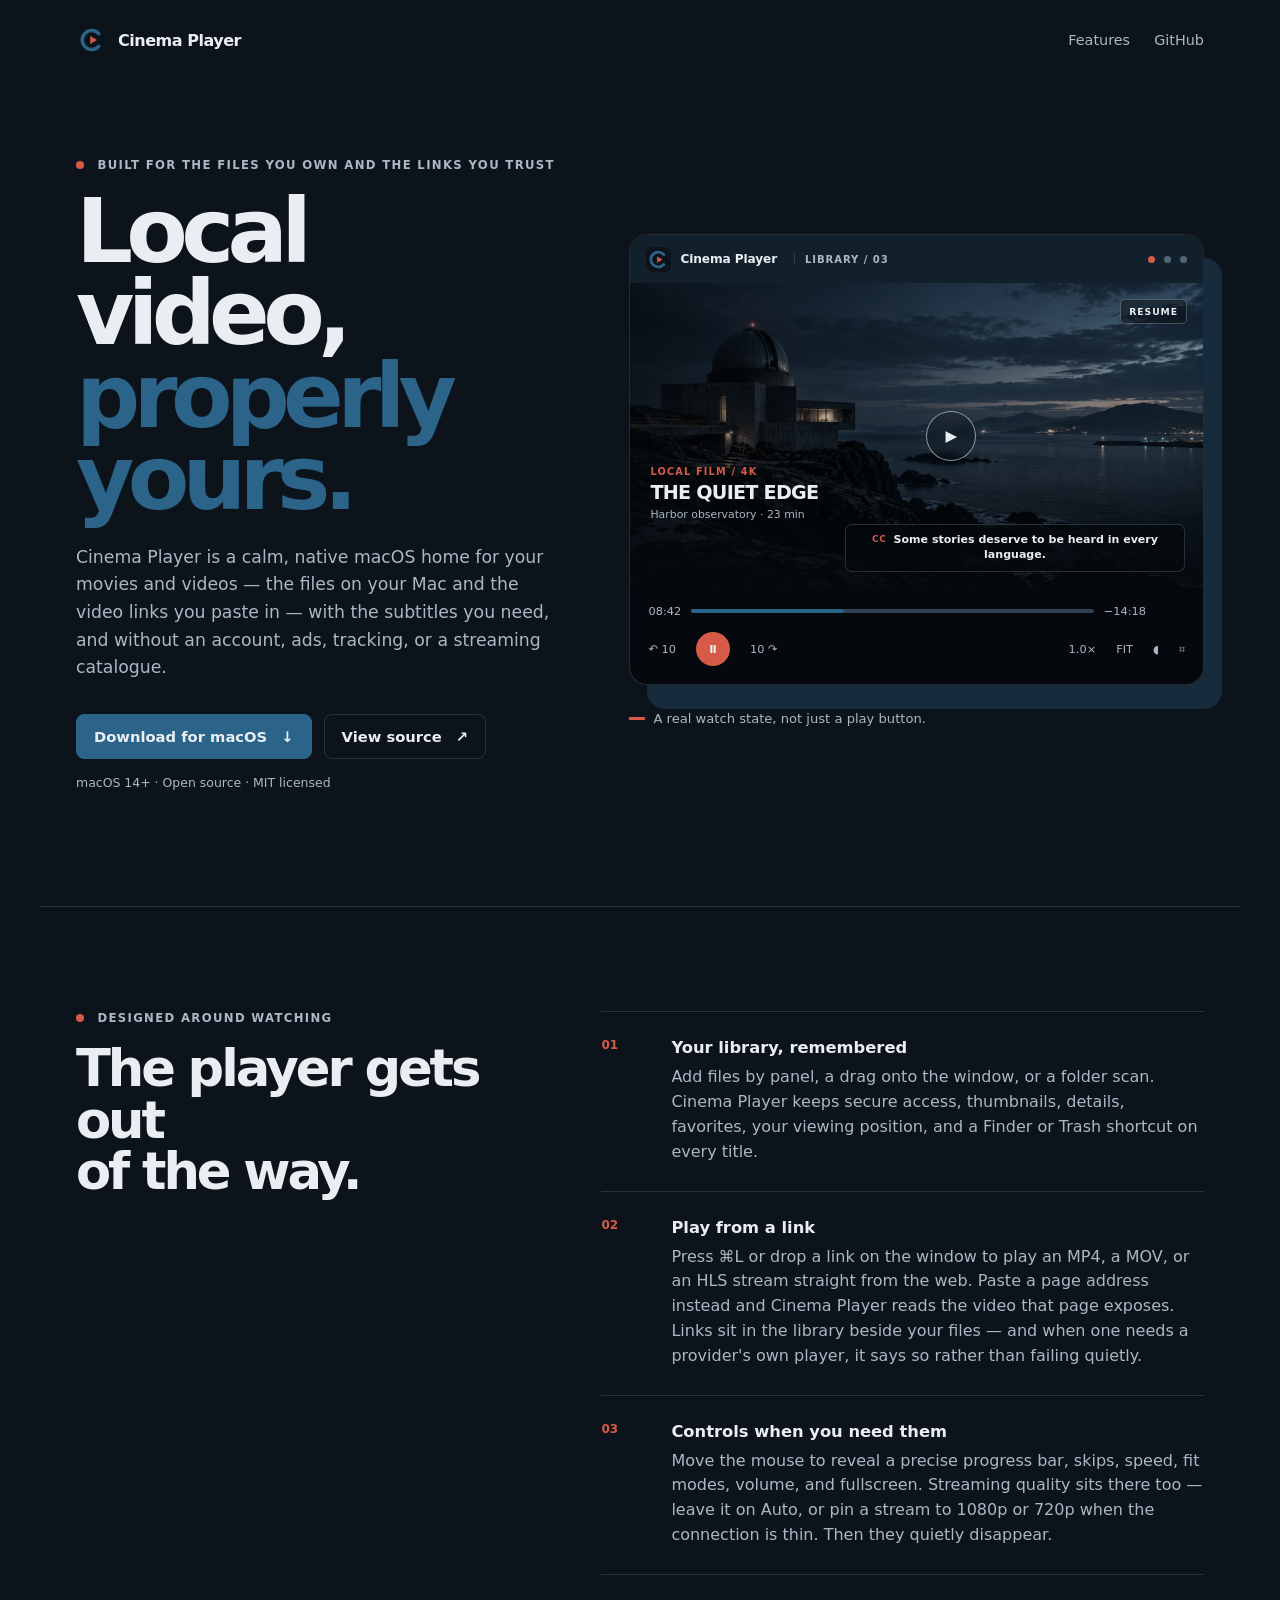
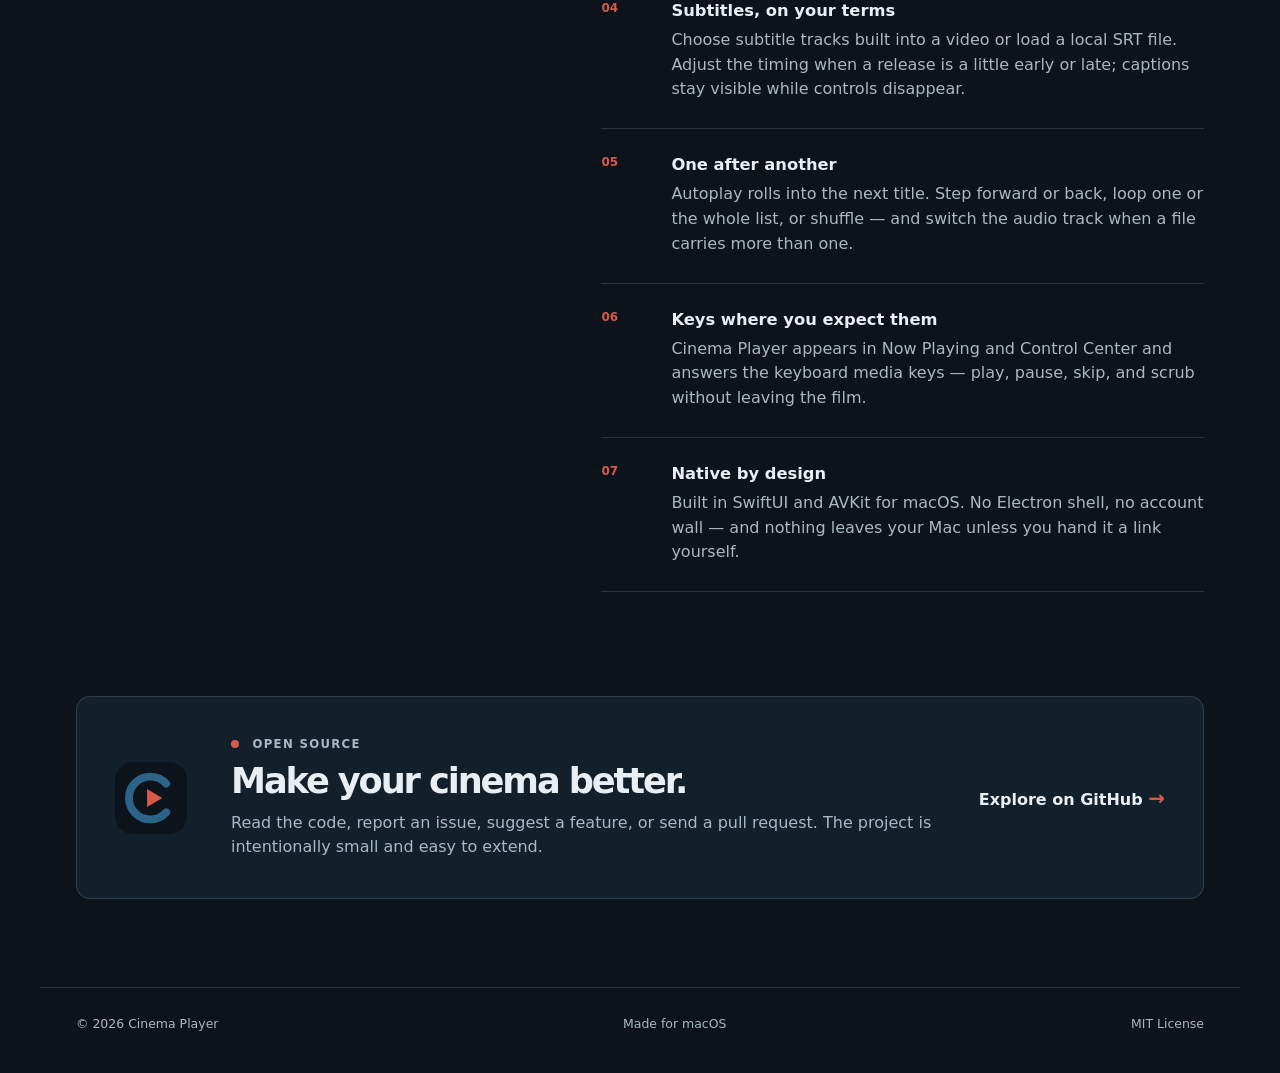
<file: index.html>
<!doctype html>
<html lang="en">
  <head>
    <meta charset="utf-8">
    <meta name="viewport" content="width=device-width, initial-scale=1">
    <meta name="description" content="Cinema Player is a private, open-source macOS video player for the files on your Mac and direct video links you paste, with SRT and embedded subtitle support.">
    <title>Cinema Player — local video, properly yours</title>
    <link rel="icon" href="assets/cinema-player-mark.svg" type="image/svg+xml">
    <link rel="stylesheet" href="styles.css">
  </head>
  <body>
    <header class="site-header">
      <a class="brand" href="#top" aria-label="Cinema Player home">
        <img src="assets/cinema-player-mark.svg" alt="">
        <span>Cinema Player</span>
      </a>
      <nav aria-label="Main navigation">
        <a href="#features">Features</a>
        <a href="https://github.com/hessennasser/cinema-player">GitHub</a>
      </nav>
    </header>

    <main id="top">
      <section class="hero" aria-labelledby="hero-heading">
        <div class="hero-copy">
          <p class="eyebrow"><span></span> Built for the files you own and the links you trust</p>
          <h1>Local video,<br><em>properly yours.</em></h1>
          <p class="lede">Cinema Player is a calm, native macOS home for your movies and videos — the files on your Mac and the video links you paste in — with the subtitles you need, and without an account, ads, tracking, or a streaming catalogue.</p>
          <div class="actions">
            <a class="button primary" href="https://github.com/hessennasser/cinema-player/releases/latest/download/Cinema-Player-macOS.zip">Download for macOS <span aria-hidden="true">↓</span></a>
            <a class="button secondary" href="https://github.com/hessennasser/cinema-player">View source <span aria-hidden="true">↗</span></a>
          </div>
          <p class="fine-print">macOS 14+ · Open source · MIT licensed</p>
        </div>

        <div class="stage-wrap" aria-label="Cinema Player interface preview">
          <div class="stage">
            <div class="stage-top">
              <img src="assets/cinema-player-mark.svg" alt="">
              <strong>Cinema Player</strong>
              <span class="stage-crumb">Library / 03</span>
              <span class="dot red"></span><span class="dot"></span><span class="dot"></span>
            </div>
            <div class="movie-frame">
              <img src="assets/harbor-observatory-hero.png" alt="A fictional observatory by the sea at blue hour">
              <div class="frame-vignette"></div>
              <div class="frame-copy"><span>LOCAL FILM / 4K</span><strong>The quiet edge</strong><small>Harbor observatory · 23 min</small></div>
              <p class="subtitle-preview"><span>CC</span>Some stories deserve to be heard in every language.</p>
              <div class="play-mark" aria-hidden="true">▶</div>
              <div class="frame-chip">RESUME</div>
            </div>
            <div class="stage-controls">
              <span>08:42</span><div class="progress"><i></i></div><span>−14:18</span>
              <div class="control-line"><span>↶ 10</span><b>Ⅱ</b><span>10 ↷</span><i class="spacer"></i><span>1.0×</span><span>FIT</span><span>◖</span><span>⌗</span></div>
            </div>
          </div>
          <div class="caption"><span class="caption-mark"></span> A real watch state, not just a play button.</div>
        </div>
      </section>

      <section class="principles" id="features" aria-labelledby="features-heading">
        <div>
          <p class="eyebrow"><span></span> Designed around watching</p>
          <h2 id="features-heading">The player gets out<br>of the way.</h2>
        </div>
        <div class="feature-list">
          <article>
            <span>01</span>
            <div><h3>Your library, remembered</h3><p>Add files by panel, a drag onto the window, or a folder scan. Cinema Player keeps secure access, thumbnails, details, favorites, your viewing position, and a Finder or Trash shortcut on every title.</p></div>
          </article>
          <article>
            <span>02</span>
            <div><h3>Play from a link</h3><p>Press ⌘L or drop a link on the window to play an MP4, a MOV, or an HLS stream straight from the web. Paste a page address instead and Cinema Player reads the video that page exposes. Links sit in the library beside your files — and when one needs a provider's own player, it says so rather than failing quietly.</p></div>
          </article>
          <article>
            <span>03</span>
            <div><h3>Controls when you need them</h3><p>Move the mouse to reveal a precise progress bar, skips, speed, fit modes, volume, and fullscreen. Streaming quality sits there too — leave it on Auto, or pin a stream to 1080p or 720p when the connection is thin. Then they quietly disappear.</p></div>
          </article>
          <article>
            <span>04</span>
            <div><h3>Subtitles, on your terms</h3><p>Choose subtitle tracks built into a video or load a local SRT file. Adjust the timing when a release is a little early or late; captions stay visible while controls disappear.</p></div>
          </article>
          <article>
            <span>05</span>
            <div><h3>One after another</h3><p>Autoplay rolls into the next title. Step forward or back, loop one or the whole list, or shuffle — and switch the audio track when a file carries more than one.</p></div>
          </article>
          <article>
            <span>06</span>
            <div><h3>Keys where you expect them</h3><p>Cinema Player appears in Now Playing and Control Center and answers the keyboard media keys — play, pause, skip, and scrub without leaving the film.</p></div>
          </article>
          <article>
            <span>07</span>
            <div><h3>Native by design</h3><p>Built in SwiftUI and AVKit for macOS. No Electron shell, no account wall — and nothing leaves your Mac unless you hand it a link yourself.</p></div>
          </article>
        </div>
      </section>

      <section class="open-source">
        <img src="assets/cinema-player-mark.svg" alt="" width="72" height="72">
        <div><p class="eyebrow"><span></span> Open source</p><h2>Make your cinema better.</h2><p>Read the code, report an issue, suggest a feature, or send a pull request. The project is intentionally small and easy to extend.</p></div>
        <a class="text-link" href="https://github.com/hessennasser/cinema-player">Explore on GitHub <span>→</span></a>
      </section>
    </main>

    <footer>
      <span>© 2026 Cinema Player</span>
      <span>Made for macOS</span>
      <a href="https://github.com/hessennasser/cinema-player/blob/main/LICENSE">MIT License</a>
    </footer>
  </body>
</html>
</file>
<file: styles.css>
:root {
  --ink: #0c131a;
  --surface: #12202c;
  --harbor-deep: #162b3b;
  --blue: #2c6389;
  --red: #d65a48;
  --paper: #e9eef2;
  --mist: #aab8c5;
  --line: rgba(233, 238, 242, .14);
}

* { box-sizing: border-box; }
html { scroll-behavior: smooth; }
body { margin: 0; color: var(--paper); background: var(--ink); font-family: Inter, ui-sans-serif, system-ui, -apple-system, BlinkMacSystemFont, "Segoe UI", sans-serif; }
a { color: inherit; text-decoration: none; }

.site-header, main, footer { max-width: 1200px; margin: 0 auto; }
.site-header { display: flex; justify-content: space-between; align-items: center; padding: 24px 36px; }
.brand { display: inline-flex; align-items: center; gap: 10px; font-weight: 720; letter-spacing: -.03em; }
.brand img { width: 32px; height: 32px; }
nav { display: flex; gap: 24px; color: var(--mist); font-size: .9rem; }
nav a:hover, .text-link:hover { color: var(--paper); }

.hero { min-height: 650px; display: grid; grid-template-columns: .92fr 1.08fr; align-items: center; gap: 64px; padding: 78px 36px 104px; }
.eyebrow { margin: 0 0 18px; color: var(--mist); font-size: .73rem; font-weight: 760; letter-spacing: .115em; text-transform: uppercase; }
.eyebrow span { display: inline-block; width: 8px; height: 8px; margin-right: 8px; background: var(--red); border-radius: 50%; }
h1, h2, h3, p { margin-top: 0; }
h1 { max-width: 540px; margin-bottom: 24px; font-size: clamp(3.2rem, 7vw, 6.7rem); line-height: .92; letter-spacing: -.075em; font-weight: 760; }
h1 em { color: var(--blue); font-style: normal; }
.lede { max-width: 480px; color: var(--mist); font-size: 1.08rem; line-height: 1.6; }
.actions { display: flex; flex-wrap: wrap; gap: 12px; margin: 32px 0 16px; }
.button { display: inline-flex; align-items: center; gap: 14px; border: 1px solid var(--line); border-radius: 8px; padding: 13px 17px; font-size: .92rem; font-weight: 680; transition: background .2s, border-color .2s, transform .2s; }
.button:hover { transform: translateY(-2px); }
.primary { background: var(--blue); border-color: var(--blue); }
.primary:hover { background: #36729b; }
.secondary { color: var(--paper); background: transparent; }
.secondary:hover { border-color: var(--mist); }
.fine-print { color: var(--mist); font-size: .78rem; }

.stage-wrap { position: relative; }
.stage { overflow: hidden; border: 1px solid var(--line); border-radius: 18px; background: #05090d; box-shadow: 18px 24px 0 var(--harbor-deep); }
.stage-top { display: flex; align-items: center; gap: 9px; height: 48px; padding: 0 16px; background: var(--surface); color: var(--mist); font-size: .68rem; }
.stage-top img { width: 25px; height: 25px; }.stage-top strong { color: var(--paper); font-size: .76rem; letter-spacing: -.01em; }.stage-crumb { margin-left: 8px; color: var(--mist); font-size: .63rem; font-weight: 760; letter-spacing: .09em; text-transform: uppercase; }.stage-crumb::before { content: ""; display: inline-block; width: 1px; height: 12px; margin: 0 10px 0 0; vertical-align: -2px; background: var(--line); }
.dot { width: 7px; height: 7px; border-radius: 50%; background: #506575; }.dot.red { margin-left: auto; background: var(--red); }
.movie-frame { position: relative; height: 305px; overflow: hidden; background: var(--harbor-deep); }.movie-frame > img { width: 100%; height: 100%; object-fit: cover; object-position: center; display: block; filter: saturate(.72) contrast(1.04); }.frame-vignette { position: absolute; inset: 0; background: linear-gradient(90deg, rgba(5,9,13,.67), transparent 55%), linear-gradient(0deg, rgba(5,9,13,.84), transparent 47%); }.frame-copy { position: absolute; left: 20px; bottom: 67px; display: grid; gap: 4px; }.frame-copy span { color: var(--red); font-size: .61rem; font-weight: 800; letter-spacing: .12em; }.frame-copy strong { font-size: 1.2rem; letter-spacing: -.04em; text-transform: uppercase; }.frame-copy small { color: var(--mist); font-size: .68rem; }.subtitle-preview { position: absolute; right: 18px; bottom: 16px; max-width: min(74%, 340px); margin: 0; padding: 8px 11px; border: 1px solid rgba(233,238,242,.16); border-radius: 7px; background: rgba(5,9,13,.78); color: var(--paper); font-size: .69rem; font-weight: 650; line-height: 1.35; text-align: center; }.subtitle-preview span { display: inline-block; margin-right: 7px; color: var(--red); font-size: .56rem; font-weight: 850; letter-spacing: .08em; vertical-align: 1px; }.play-mark { position: absolute; top: 50%; left: 56%; display: grid; place-items: center; width: 50px; height: 50px; transform: translate(-50%, -50%); border: 1px solid rgba(233,238,242,.58); border-radius: 50%; color: var(--paper); background: rgba(12,19,26,.3); backdrop-filter: blur(4px); font-size: .95rem; }.frame-chip { position: absolute; top: 16px; right: 16px; padding: 6px 8px; border: 1px solid rgba(233,238,242,.25); border-radius: 5px; background: rgba(12,19,26,.54); color: var(--paper); font-size: .58rem; font-weight: 800; letter-spacing: .1em; }
.stage-controls { padding: 15px 18px 18px; color: var(--mist); font-size: .71rem; font-variant-numeric: tabular-nums; }.stage-controls > :not(.control-line) { display: inline-block; vertical-align: middle; }.progress { width: calc(100% - 134px); height: 4px; margin: 0 10px; background: #314351; border-radius: 4px; }.progress i { display: block; width: 38%; height: 100%; background: var(--blue); border-radius: inherit; }.control-line { display: flex; align-items: center; gap: 20px; margin-top: 14px; }.control-line b { display: grid; place-items: center; width: 34px; height: 34px; border-radius: 50%; background: var(--red); color: var(--paper); }.spacer { flex: 1; }.caption { display: flex; align-items: center; gap: 8px; margin-top: 26px; color: var(--mist); font-size: .82rem; }.caption-mark { width: 16px; height: 3px; background: var(--red); }

.principles { display: grid; grid-template-columns: .85fr 1.15fr; gap: 80px; padding: 104px 36px; border-top: 1px solid var(--line); }.principles h2, .open-source h2 { font-size: clamp(2.2rem, 4vw, 4rem); line-height: 1; letter-spacing: -.06em; }.feature-list { border-top: 1px solid var(--line); }.feature-list article { display: grid; grid-template-columns: 52px 1fr; gap: 18px; padding: 26px 0; border-bottom: 1px solid var(--line); }.feature-list article > span { color: var(--red); font-size: .75rem; font-weight: 800; }.feature-list h3 { margin-bottom: 8px; font-size: 1.02rem; }.feature-list p, .open-source p { margin-bottom: 0; color: var(--mist); line-height: 1.55; }
.open-source { display: grid; grid-template-columns: 86px 1fr auto; align-items: center; gap: 30px; margin: 0 36px 88px; padding: 38px; background: var(--surface); border: 1px solid var(--line); border-radius: 14px; }.open-source img { width: 72px; height: 72px; }.open-source .eyebrow { margin-bottom: 10px; }.open-source h2 { margin-bottom: 12px; font-size: 2.2rem; }.text-link { color: var(--paper); font-weight: 700; white-space: nowrap; }.text-link span { color: var(--red); font-size: 1.25rem; }
footer { display: flex; justify-content: space-between; gap: 20px; padding: 28px 36px 42px; color: var(--mist); border-top: 1px solid var(--line); font-size: .78rem; }

@media (max-width: 760px) { .site-header { padding: 18px 22px; }.site-header nav { gap: 14px; }.hero, .principles { grid-template-columns: 1fr; gap: 48px; padding: 58px 22px 76px; }.hero { min-height: auto; }.stage { box-shadow: 10px 13px 0 var(--harbor-deep); }.movie-frame { height: 220px; }.principles { padding-top: 76px; padding-bottom: 76px; }.open-source { grid-template-columns: 1fr; gap: 18px; margin: 0 22px 55px; padding: 26px; }.open-source img { width: 54px; height: 54px; }.text-link { white-space: normal; } footer { flex-wrap: wrap; padding: 24px 22px 34px; } }
@media (prefers-reduced-motion: reduce) { html { scroll-behavior: auto; }.button { transition: none; } }
</file>
